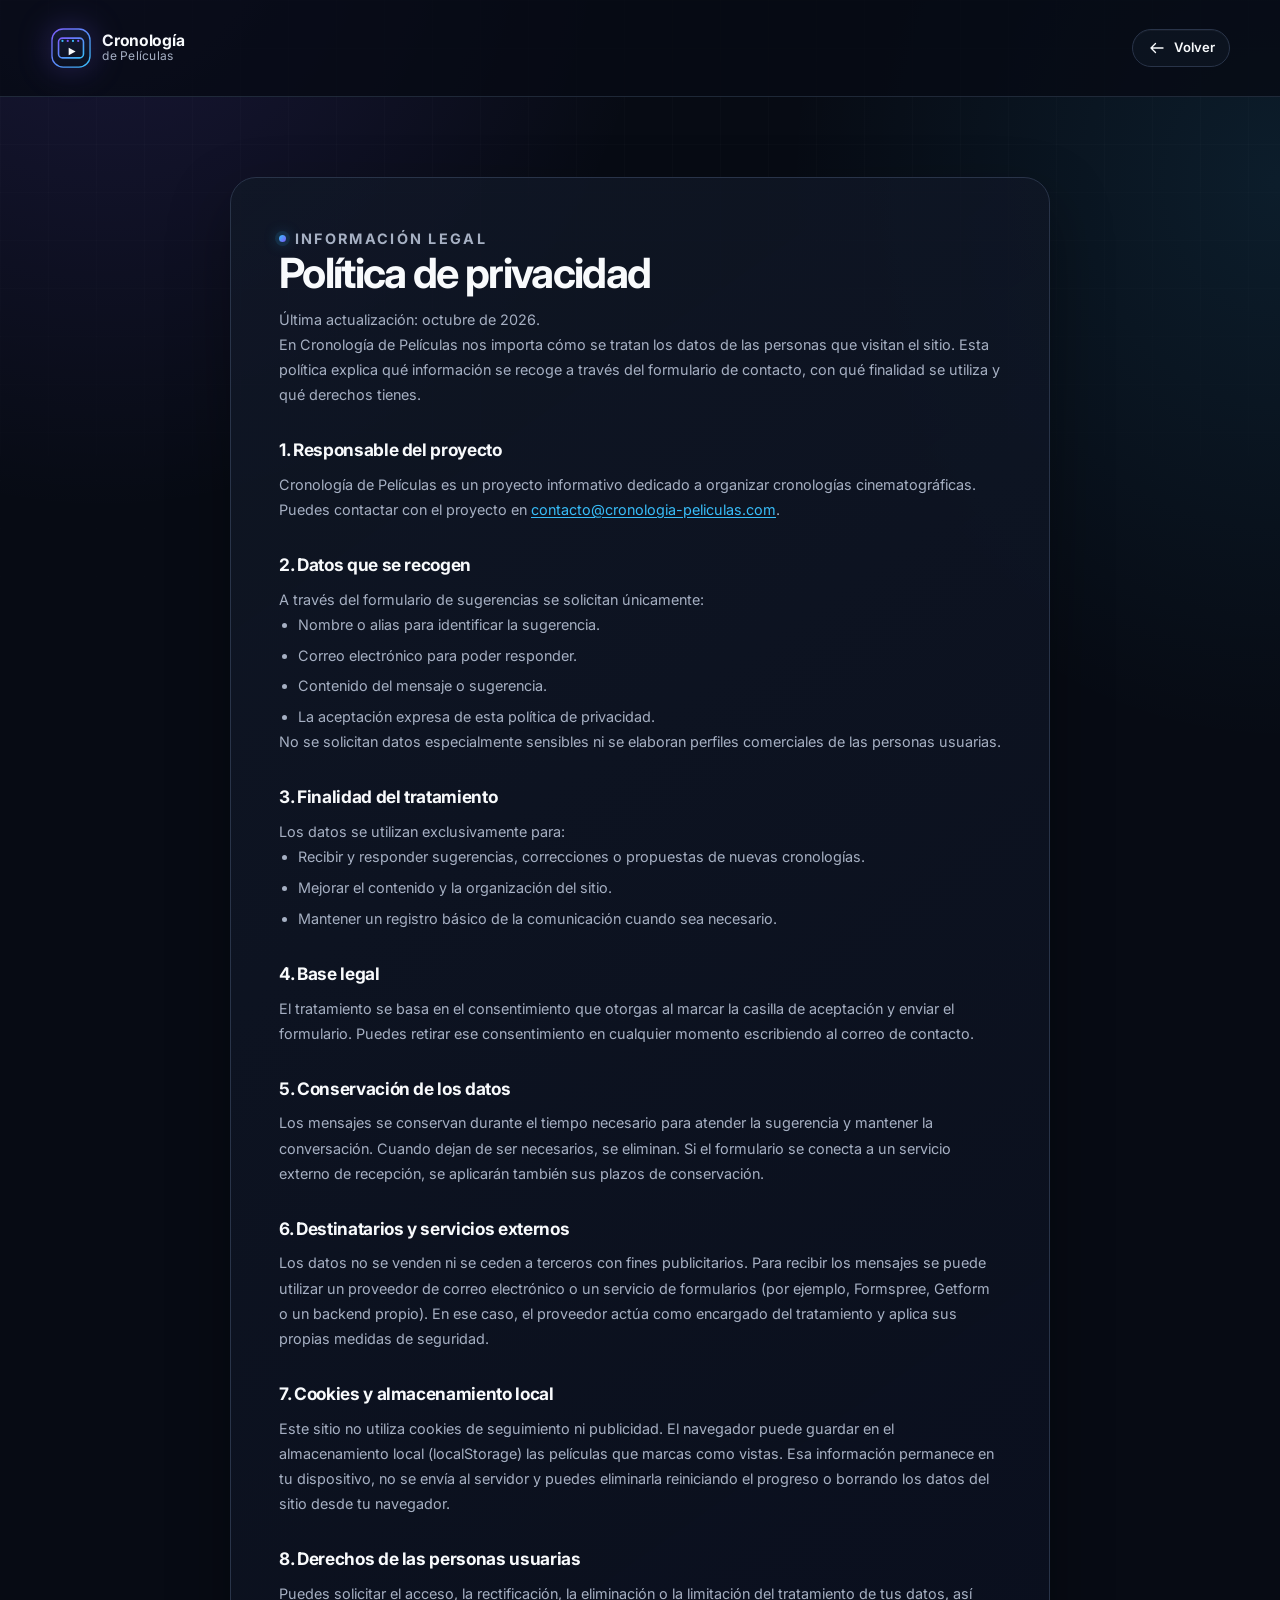
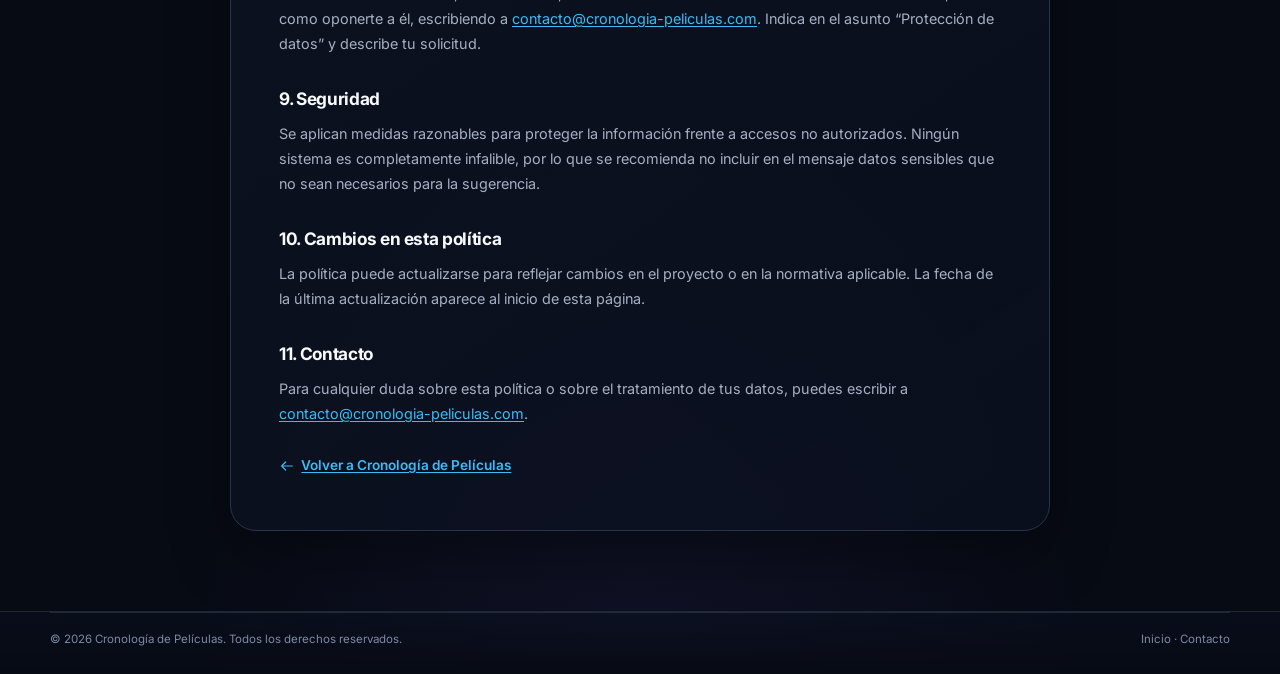
<file: privacidad.html>
<!DOCTYPE html>
<html lang="es">
<head>
    <meta charset="UTF-8">
    <meta name="viewport" content="width=device-width, initial-scale=1.0">
    <meta name="description" content="Política de privacidad de Cronología de Películas: qué datos recopila el formulario de contacto y cómo se utilizan.">
    <meta name="theme-color" content="#070B14">
    <meta name="color-scheme" content="dark">
    <title>Política de privacidad | Cronología de Películas</title>
    <link rel="icon" type="image/svg+xml" href="assets/icons/logo.svg">
    <link rel="preconnect" href="https://fonts.googleapis.com">
    <link rel="preconnect" href="https://fonts.gstatic.com" crossorigin>
    <link href="https://fonts.googleapis.com/css2?family=Inter:wght@400;500;600;700;800&display=swap" rel="stylesheet">
    <link rel="stylesheet" href="css/style.css">
    <link rel="stylesheet" href="css/animations.css">
    <link rel="stylesheet" href="css/responsive.css">
</head>
<body>
    <a class="skip-link" href="#contenido">Saltar al contenido principal</a>

    <header class="legal-header">
        <div class="container header-inner">
            <a class="brand" href="index.html" aria-label="Cronología de Películas, volver al inicio">
                <img class="brand-logo" src="assets/icons/logo.svg" alt="" width="44" height="44">
                <span class="brand-name">
                    <strong>Cronología</strong>
                    <span>de Películas</span>
                </span>
            </a>
            <a class="btn btn--ghost btn--sm" href="index.html" aria-label="Volver a Cronología de Películas">
                <svg class="icon" aria-hidden="true" viewBox="0 0 24 24" fill="none" stroke="currentColor" stroke-width="1.8" stroke-linecap="round" stroke-linejoin="round">
                    <path d="M20 12H4M10 6l-6 6 6 6"/>
                </svg>
                Volver
            </a>
        </div>
    </header>

    <main class="legal-main" id="contenido" tabindex="-1">
        <div class="container">
            <article class="legal-card">
                <p class="eyebrow">
                    <span class="eyebrow-dot" aria-hidden="true"></span>
                    Información legal
                </p>
                <h1>Política de privacidad</h1>
                <p class="legal-updated">Última actualización: octubre de 2026.</p>

                <p>
                    En Cronología de Películas nos importa cómo se tratan los datos de las personas que
                    visitan el sitio. Esta política explica qué información se recoge a través del
                    formulario de contacto, con qué finalidad se utiliza y qué derechos tienes.
                </p>

                <h2>1. Responsable del proyecto</h2>
                <p>
                    Cronología de Películas es un proyecto informativo dedicado a organizar cronologías
                    cinematográficas. Puedes contactar con el proyecto en
                    <a href="mailto:contacto@cronologia-peliculas.com">contacto@cronologia-peliculas.com</a>.
                </p>

                <h2>2. Datos que se recogen</h2>
                <p>A través del formulario de sugerencias se solicitan únicamente:</p>
                <ul>
                    <li>Nombre o alias para identificar la sugerencia.</li>
                    <li>Correo electrónico para poder responder.</li>
                    <li>Contenido del mensaje o sugerencia.</li>
                    <li>La aceptación expresa de esta política de privacidad.</li>
                </ul>
                <p>
                    No se solicitan datos especialmente sensibles ni se elaboran perfiles comerciales
                    de las personas usuarias.
                </p>

                <h2>3. Finalidad del tratamiento</h2>
                <p>Los datos se utilizan exclusivamente para:</p>
                <ul>
                    <li>Recibir y responder sugerencias, correcciones o propuestas de nuevas cronologías.</li>
                    <li>Mejorar el contenido y la organización del sitio.</li>
                    <li>Mantener un registro básico de la comunicación cuando sea necesario.</li>
                </ul>

                <h2>4. Base legal</h2>
                <p>
                    El tratamiento se basa en el consentimiento que otorgas al marcar la casilla de
                    aceptación y enviar el formulario. Puedes retirar ese consentimiento en cualquier
                    momento escribiendo al correo de contacto.
                </p>

                <h2>5. Conservación de los datos</h2>
                <p>
                    Los mensajes se conservan durante el tiempo necesario para atender la sugerencia y
                    mantener la conversación. Cuando dejan de ser necesarios, se eliminan. Si el
                    formulario se conecta a un servicio externo de recepción, se aplicarán también sus
                    plazos de conservación.
                </p>

                <h2>6. Destinatarios y servicios externos</h2>
                <p>
                    Los datos no se venden ni se ceden a terceros con fines publicitarios. Para recibir
                    los mensajes se puede utilizar un proveedor de correo electrónico o un servicio de
                    formularios (por ejemplo, Formspree, Getform o un backend propio). En ese caso, el
                    proveedor actúa como encargado del tratamiento y aplica sus propias medidas de
                    seguridad.
                </p>

                <h2>7. Cookies y almacenamiento local</h2>
                <p>
                    Este sitio no utiliza cookies de seguimiento ni publicidad. El navegador puede
                    guardar en el almacenamiento local (localStorage) las películas que marcas como
                    vistas. Esa información permanece en tu dispositivo, no se envía al servidor y puedes
                    eliminarla reiniciando el progreso o borrando los datos del sitio desde tu navegador.
                </p>

                <h2>8. Derechos de las personas usuarias</h2>
                <p>
                    Puedes solicitar el acceso, la rectificación, la eliminación o la limitación del
                    tratamiento de tus datos, así como oponerte a él, escribiendo a
                    <a href="mailto:contacto@cronologia-peliculas.com">contacto@cronologia-peliculas.com</a>.
                    Indica en el asunto “Protección de datos” y describe tu solicitud.
                </p>

                <h2>9. Seguridad</h2>
                <p>
                    Se aplican medidas razonables para proteger la información frente a accesos no
                    autorizados. Ningún sistema es completamente infalible, por lo que se recomienda no
                    incluir en el mensaje datos sensibles que no sean necesarios para la sugerencia.
                </p>

                <h2>10. Cambios en esta política</h2>
                <p>
                    La política puede actualizarse para reflejar cambios en el proyecto o en la
                    normativa aplicable. La fecha de la última actualización aparece al inicio de esta
                    página.
                </p>

                <h2>11. Contacto</h2>
                <p>
                    Para cualquier duda sobre esta política o sobre el tratamiento de tus datos, puedes
                    escribir a <a href="mailto:contacto@cronologia-peliculas.com">contacto@cronologia-peliculas.com</a>.
                </p>

                <a class="legal-back" href="index.html">
                    <svg class="icon" aria-hidden="true" viewBox="0 0 24 24" fill="none" stroke="currentColor" stroke-width="1.8" stroke-linecap="round" stroke-linejoin="round">
                        <path d="M20 12H4M10 6l-6 6 6 6"/>
                    </svg>
                    Volver a Cronología de Películas
                </a>
            </article>
        </div>
    </main>

    <footer class="site-footer">
        <div class="container footer-bottom">
            <p>© 2026 Cronología de Películas. Todos los derechos reservados.</p>
            <p><a href="index.html">Inicio</a> · <a href="index.html#contacto">Contacto</a></p>
        </div>
    </footer>
</body>
</html>
</file>
<file: css/style.css>
/* =========================================================
   Cronología de Películas — estilos generales
   Paleta, tipografía, layout, componentes y utilidades.
   ========================================================= */

:root {
    /* Color */
    --bg: #070B14;
    --bg-elevated: #0B1020;
    --surface: #111827;
    --surface-soft: rgba(17, 24, 39, .72);
    --surface-strong: rgba(17, 24, 39, .94);
    --border: #293449;
    --border-soft: rgba(51, 65, 85, .55);
    --text: #F8FAFC;
    --muted: #A6B0C3;
    --muted-2: #7C8AA5;
    --brand: #7C5CFC;
    --brand-strong: #6A46F5;
    --brand-soft: rgba(124, 92, 252, .15);
    --accent: #38BDF8;
    --accent-soft: rgba(56, 189, 248, .12);
    --success: #34D399;
    --danger: #FB7185;

    /* Forma y profundidad */
    --radius-sm: 12px;
    --radius: 18px;
    --radius-lg: 26px;
    --radius-xl: 34px;
    --shadow-sm: 0 10px 30px rgba(0, 0, 0, .22);
    --shadow: 0 24px 60px rgba(0, 0, 0, .35);
    --shadow-lg: 0 40px 100px rgba(0, 0, 0, .55);

    /* Medidas */
    --header-h: 74px;
    --container: 1180px;
    --font: "Inter", "Roboto", system-ui, -apple-system, "Segoe UI", sans-serif;
    --ease: 220ms cubic-bezier(.2, .7, .3, 1);
}

/* Reset y base --------------------------------------------------------- */
*,
*::before,
*::after {
    box-sizing: border-box;
}

html {
    scroll-behavior: smooth;
    scroll-padding-top: calc(var(--header-h) + 24px);
    -webkit-text-size-adjust: 100%;
}

body {
    margin: 0;
    min-height: 100vh;
    overflow-x: hidden;
    color: var(--text);
    background:
        radial-gradient(ellipse 80% 50% at 8% -5%, rgba(124, 92, 252, .16), transparent 55%),
        radial-gradient(ellipse 70% 45% at 100% 8%, rgba(56, 189, 248, .10), transparent 55%),
        radial-gradient(ellipse 60% 50% at 50% 105%, rgba(124, 92, 252, .09), transparent 60%),
        var(--bg);
    font-family: var(--font);
    font-size: 16px;
    line-height: 1.6;
    -webkit-font-smoothing: antialiased;
    text-rendering: optimizeLegibility;
}

body::before {
    content: "";
    position: fixed;
    inset: 0;
    z-index: -1;
    pointer-events: none;
    background-image:
        linear-gradient(rgba(255, 255, 255, .018) 1px, transparent 1px),
        linear-gradient(90deg, rgba(255, 255, 255, .018) 1px, transparent 1px);
    background-size: 48px 48px;
    -webkit-mask-image: linear-gradient(to bottom, #000 0%, rgba(0, 0, 0, .35) 45%, transparent 85%);
    mask-image: linear-gradient(to bottom, #000 0%, rgba(0, 0, 0, .35) 45%, transparent 85%);
}

body.no-scroll {
    overflow: hidden;
}

img {
    display: block;
    max-width: 100%;
}

svg {
    display: block;
}

button,
input,
textarea {
    font: inherit;
}

button {
    cursor: pointer;
}

a {
    color: inherit;
    text-decoration: none;
}

ul,
ol {
    margin: 0;
    padding: 0;
    list-style: none;
}

h1,
h2,
h3,
p,
dl,
dd {
    margin: 0;
}

[hidden] {
    display: none !important;
}

::selection {
    color: #fff;
    background: rgba(124, 92, 252, .45);
}

:focus-visible {
    outline: 2px solid var(--accent);
    outline-offset: 3px;
    border-radius: 4px;
}

main:focus,
.hero:focus,
.section:focus {
    outline: none;
}

/* Utilidades ----------------------------------------------------------- */
.container {
    width: min(var(--container), calc(100% - 40px));
    margin-inline: auto;
}

.icon {
    width: 1.25em;
    height: 1.25em;
    flex: none;
    fill: none;
    stroke: currentColor;
    stroke-width: 1.8;
    stroke-linecap: round;
    stroke-linejoin: round;
}

.svg-sprite {
    position: absolute;
    width: 0;
    height: 0;
    overflow: hidden;
}

.visually-hidden {
    position: absolute;
    width: 1px;
    height: 1px;
    padding: 0;
    margin: -1px;
    overflow: hidden;
    clip: rect(0 0 0 0);
    clip-path: inset(50%);
    white-space: nowrap;
    border: 0;
}

.skip-link {
    position: fixed;
    top: .8rem;
    left: .8rem;
    z-index: 500;
    padding: .7rem 1rem;
    border: 1px solid var(--accent);
    border-radius: 10px;
    color: #04121A;
    background: var(--accent);
    font-size: .85rem;
    font-weight: 700;
    transform: translateY(-160%);
    transition: transform var(--ease);
}

.skip-link:focus {
    transform: translateY(0);
}

/* Tipografía ----------------------------------------------------------- */
.eyebrow {
    display: flex;
    align-items: center;
    gap: .55rem;
    color: var(--accent);
    font-size: .72rem;
    font-weight: 700;
    letter-spacing: .16em;
    text-transform: uppercase;
}

.eyebrow-dot {
    width: 7px;
    height: 7px;
    flex: none;
    border-radius: 50%;
    background: linear-gradient(135deg, var(--accent), var(--brand));
    box-shadow: 0 0 0 4px rgba(56, 189, 248, .1), 0 0 14px rgba(56, 189, 248, .6);
}

.section-title {
    font-size: clamp(1.9rem, 5vw, 3rem);
    font-weight: 800;
    line-height: 1.08;
    letter-spacing: -.035em;
    text-wrap: balance;
}

.section-lead {
    max-width: 66ch;
    margin-top: 1rem;
    color: var(--muted);
    font-size: clamp(.95rem, 1.4vw, 1.05rem);
    line-height: 1.75;
}

.text-gradient {
    background: linear-gradient(100deg, #F8FAFC 0%, #B9A8FF 35%, var(--accent) 75%, #F8FAFC 100%);
    background-size: 220% auto;
    -webkit-background-clip: text;
    background-clip: text;
    color: transparent;
}

/* Botones -------------------------------------------------------------- */
.btn {
    display: inline-flex;
    align-items: center;
    justify-content: center;
    gap: .5rem;
    min-height: 44px;
    padding: .72rem 1.25rem;
    border: 1px solid transparent;
    border-radius: 999px;
    font-size: .92rem;
    font-weight: 600;
    line-height: 1.2;
    white-space: nowrap;
    transition: transform var(--ease), border-color var(--ease), background var(--ease), box-shadow var(--ease), color var(--ease);
}

.btn .icon {
    width: 18px;
    height: 18px;
}

.btn--primary {
    color: #fff;
    border-color: rgba(255, 255, 255, .12);
    background: linear-gradient(135deg, var(--brand), #6242F0 70%, #5133E8);
    box-shadow: 0 12px 32px rgba(124, 92, 252, .28), inset 0 1px rgba(255, 255, 255, .22);
}

.btn--primary:hover {
    transform: translateY(-2px);
    background: linear-gradient(135deg, #8A6DFF, #7050FA 70%, #5A3CF0);
    box-shadow: 0 18px 44px rgba(124, 92, 252, .36), inset 0 1px rgba(255, 255, 255, .25);
}

.btn--ghost {
    color: var(--text);
    border-color: var(--border);
    background: rgba(17, 24, 39, .55);
    box-shadow: inset 0 1px rgba(255, 255, 255, .04);
}

.btn--ghost:hover {
    transform: translateY(-2px);
    border-color: rgba(56, 189, 248, .45);
    background: rgba(56, 189, 248, .08);
    color: #fff;
}

.btn--sm {
    min-height: 38px;
    padding: .5rem .9rem;
    font-size: .82rem;
}

.btn--block {
    width: 100%;
}

.btn:disabled,
.btn.is-loading {
    opacity: .72;
    cursor: wait;
    transform: none;
}

.btn.is-loading .icon {
    display: none;
}

.btn.is-loading::after {
    content: "";
    width: 16px;
    height: 16px;
    border: 2px solid rgba(255, 255, 255, .35);
    border-top-color: #fff;
    border-radius: 50%;
    animation: spin .8s linear infinite;
}

.text-btn {
    padding: 0;
    border: 0;
    background: none;
    color: var(--accent);
    font-size: .82rem;
    text-decoration: underline;
    text-underline-offset: 3px;
}

.text-btn:hover {
    color: #fff;
}

/* Encabezado ----------------------------------------------------------- */
.site-header {
    position: sticky;
    top: 0;
    z-index: 100;
    border-bottom: 1px solid transparent;
    background: rgba(7, 11, 20, .66);
    backdrop-filter: blur(18px);
    -webkit-backdrop-filter: blur(18px);
    transition: background var(--ease), border-color var(--ease), box-shadow var(--ease);
}

.site-header.is-scrolled {
    border-bottom-color: var(--border-soft);
    background: rgba(7, 11, 20, .9);
    box-shadow: 0 16px 44px rgba(0, 0, 0, .32);
}

.header-inner {
    position: relative;
    display: flex;
    align-items: center;
    justify-content: space-between;
    gap: 1rem;
    min-height: var(--header-h);
}

.brand {
    display: inline-flex;
    align-items: center;
    gap: .65rem;
    min-width: 0;
}

.brand-logo {
    width: 42px;
    height: 42px;
    filter: drop-shadow(0 0 16px rgba(124, 92, 252, .28));
}

.brand-name {
    display: flex;
    flex-direction: column;
    line-height: 1.05;
    letter-spacing: -.02em;
}

.brand-name strong {
    font-size: .98rem;
    font-weight: 700;
}

.brand-name span {
    color: var(--muted);
    font-size: .75rem;
    letter-spacing: .02em;
}

.nav-toggle {
    display: inline-flex;
    align-items: center;
    justify-content: center;
    width: 44px;
    height: 44px;
    padding: 0;
    border: 1px solid var(--border);
    border-radius: 13px;
    color: var(--text);
    background: rgba(17, 24, 39, .6);
}

.nav-toggle:hover {
    border-color: rgba(56, 189, 248, .4);
}

.nav-toggle-box {
    display: flex;
    flex-direction: column;
    gap: 4px;
    width: 18px;
}

.nav-toggle-box span {
    display: block;
    height: 2px;
    border-radius: 999px;
    background: currentColor;
    transition: transform var(--ease), opacity var(--ease);
}

.nav-toggle[aria-expanded="true"] .nav-toggle-box span:nth-child(1) {
    transform: translateY(6px) rotate(45deg);
}

.nav-toggle[aria-expanded="true"] .nav-toggle-box span:nth-child(2) {
    opacity: 0;
}

.nav-toggle[aria-expanded="true"] .nav-toggle-box span:nth-child(3) {
    transform: translateY(-6px) rotate(-45deg);
}

.main-nav {
    position: absolute;
    top: calc(100% + 8px);
    left: 0;
    right: 0;
    display: flex;
    flex-direction: column;
    gap: .45rem;
    padding: .8rem;
    border: 1px solid var(--border);
    border-radius: 20px;
    background: var(--surface-strong);
    box-shadow: var(--shadow);
    opacity: 0;
    visibility: hidden;
    transform: translateY(-8px);
    transition: opacity var(--ease), transform var(--ease), visibility var(--ease);
}

.main-nav.is-open {
    opacity: 1;
    visibility: visible;
    transform: translateY(0);
}

.nav-list {
    display: flex;
    flex-direction: column;
    gap: .15rem;
}

.nav-link {
    display: block;
    padding: .65rem .75rem;
    border-radius: 11px;
    color: var(--muted);
    font-size: .92rem;
    font-weight: 500;
    transition: color var(--ease), background var(--ease);
}

.nav-link:hover,
.nav-link:focus-visible {
    color: var(--text);
    background: rgba(255, 255, 255, .05);
}

.nav-link.is-active {
    color: #fff;
    background: rgba(124, 92, 252, .15);
}

.nav-cta {
    margin-top: .2rem;
}

/* Hero ----------------------------------------------------------------- */
.hero {
    position: relative;
    isolation: isolate;
    overflow: hidden;
    padding: clamp(3rem, 8vw, 5.5rem) 0 clamp(3.5rem, 9vw, 7rem);
}

.hero-ambient {
    position: absolute;
    inset: 0;
    z-index: -1;
    pointer-events: none;
    background:
        radial-gradient(circle at 18% 28%, rgba(124, 92, 252, .18), transparent 34%),
        radial-gradient(circle at 82% 18%, rgba(56, 189, 248, .11), transparent 32%),
        radial-gradient(circle at 55% 88%, rgba(124, 92, 252, .08), transparent 36%);
}

.hero-inner {
    display: grid;
    gap: 2.5rem;
    align-items: center;
}

.hero-copy {
    max-width: 680px;
}

.hero-title {
    margin: 1rem 0 1.15rem;
    font-size: clamp(2.55rem, 8vw, 5rem);
    font-weight: 800;
    line-height: .98;
    letter-spacing: -.055em;
    text-wrap: balance;
}

.hero-subtitle {
    max-width: 58ch;
    color: var(--muted);
    font-size: clamp(1rem, 1.6vw, 1.12rem);
    line-height: 1.75;
}

.hero-actions {
    display: flex;
    flex-wrap: wrap;
    gap: .7rem;
    margin-top: 1.8rem;
}

.hero-stats {
    display: flex;
    flex-wrap: wrap;
    gap: 1.4rem 2rem;
    margin-top: 2.4rem;
    padding-top: 1.5rem;
    border-top: 1px solid var(--border-soft);
}

.hero-stats div {
    display: flex;
    flex-direction: column;
    gap: .1rem;
}

.hero-stats dt {
    color: var(--muted-2);
    font-size: .68rem;
    font-weight: 600;
    letter-spacing: .12em;
    text-transform: uppercase;
}

.hero-stats dd {
    font-size: 1.35rem;
    font-weight: 700;
    letter-spacing: -.02em;
}

/* Composición de pósteres */
.hero-visual {
    position: relative;
    display: flex;
    align-items: center;
    justify-content: center;
    min-height: 390px;
}

.hero-halo {
    position: absolute;
    width: min(520px, 100%);
    aspect-ratio: 1;
    border-radius: 50%;
    background: radial-gradient(circle, rgba(124, 92, 252, .34), rgba(56, 189, 248, .12) 45%, transparent 70%);
    filter: blur(28px);
}

.hero-ring {
    position: absolute;
    border: 1px solid rgba(124, 92, 252, .2);
    border-radius: 50%;
    pointer-events: none;
}

.hero-ring--one {
    width: 78%;
    aspect-ratio: 1;
    transform: rotate(-14deg) scaleY(.55);
}

.hero-ring--two {
    width: 96%;
    aspect-ratio: 1;
    border-color: rgba(56, 189, 248, .12);
    transform: rotate(18deg) scaleY(.5);
}

.poster-stack {
    position: relative;
    width: min(430px, 100%);
    height: 400px;
}

.stack-poster {
    position: absolute;
    width: 158px;
    aspect-ratio: 2 / 3;
    margin: 0;
    overflow: hidden;
    border: 1px solid rgba(255, 255, 255, .14);
    border-radius: 16px;
    background: var(--bg-elevated);
    box-shadow: 0 30px 60px rgba(0, 0, 0, .55);
}

.stack-poster img {
    width: 100%;
    height: 100%;
    object-fit: cover;
}

.stack-poster--front {
    top: 50%;
    left: 50%;
    z-index: 5;
    width: 186px;
    transform: translate(-50%, -50%) rotate(-2deg);
}

.stack-poster--mid {
    top: 52%;
    left: 9%;
    z-index: 3;
    width: 154px;
    transform: translateY(-50%) rotate(-12deg);
}

.stack-poster--right {
    top: 50%;
    right: 6%;
    z-index: 4;
    width: 154px;
    transform: translateY(-50%) rotate(10deg);
}

.stack-poster--back {
    top: 47%;
    left: 50%;
    z-index: 2;
    opacity: .72;
    transform: translate(-50%, -50%) rotate(7deg) scale(.92);
}

.stack-poster--far {
    top: 46%;
    left: 50%;
    z-index: 1;
    opacity: .4;
    transform: translate(-50%, -50%) rotate(-9deg) scale(.84);
}

.floating-chip,
.floating-card {
    position: absolute;
    z-index: 8;
    display: flex;
    align-items: center;
    gap: .55rem;
    border: 1px solid var(--border);
    background: rgba(11, 16, 32, .82);
    box-shadow: var(--shadow-sm);
    backdrop-filter: blur(14px);
    -webkit-backdrop-filter: blur(14px);
}

.floating-chip {
    top: 5%;
    left: 0;
    padding: .5rem .8rem;
    border-radius: 999px;
    color: var(--muted);
    font-size: .72rem;
    font-weight: 500;
}

.floating-card {
    right: 0;
    bottom: 5%;
    padding: .65rem .85rem;
    border-radius: 16px;
}

.floating-card-icon {
    display: grid;
    place-items: center;
    width: 38px;
    height: 38px;
    border-radius: 11px;
    color: var(--accent);
    background: linear-gradient(135deg, rgba(124, 92, 252, .24), rgba(56, 189, 248, .12));
}

.floating-card-icon .icon {
    width: 19px;
    height: 19px;
}

.floating-card-text {
    display: flex;
    flex-direction: column;
    line-height: 1.15;
}

.floating-card-text strong {
    font-size: 1.02rem;
    letter-spacing: -.02em;
}

.floating-card-text span {
    color: var(--muted);
    font-size: .68rem;
}

.pulse-dot {
    width: 8px;
    height: 8px;
    flex: none;
    border-radius: 50%;
    background: var(--accent);
    box-shadow: 0 0 0 4px rgba(56, 189, 248, .13), 0 0 14px rgba(56, 189, 248, .65);
}

/* Secciones ------------------------------------------------------------ */
.section {
    position: relative;
    padding: clamp(3.8rem, 8vw, 6.5rem) 0;
}

.section--timeline {
    background: linear-gradient(180deg, transparent, rgba(11, 16, 32, .58) 10%, rgba(11, 16, 32, .58) 90%, transparent);
}

.section--upcoming {
    background: radial-gradient(ellipse at 50% 0%, rgba(124, 92, 252, .1), transparent 58%);
}

.section--contact {
    background: radial-gradient(ellipse at 100% 50%, rgba(124, 92, 252, .08), transparent 55%);
}

.section-heading {
    margin-bottom: 2.2rem;
}

.section-heading--split {
    display: grid;
    gap: 1.4rem;
}

.section-heading-copy {
    max-width: 740px;
}

.section-heading--center {
    max-width: 780px;
    margin-inline: auto;
    text-align: center;
}

.section-heading--center .eyebrow {
    justify-content: center;
}

.section-heading--center .section-lead {
    margin-inline: auto;
}

/* Progreso ------------------------------------------------------------- */
.progress-card {
    padding: 1rem 1.1rem;
    border: 1px solid var(--border);
    border-radius: 20px;
    background: linear-gradient(145deg, rgba(17, 24, 39, .84), rgba(11, 16, 32, .68));
    box-shadow: var(--shadow-sm);
    backdrop-filter: blur(14px);
    -webkit-backdrop-filter: blur(14px);
}

.progress-card-top {
    display: flex;
    align-items: center;
    gap: .7rem;
}

.progress-icon {
    display: grid;
    place-items: center;
    width: 40px;
    height: 40px;
    flex: none;
    border-radius: 12px;
    color: var(--accent);
    background: var(--accent-soft);
}

.progress-icon .icon {
    width: 20px;
    height: 20px;
}

.progress-copy p {
    color: var(--muted-2);
    font-size: .68rem;
    font-weight: 600;
    letter-spacing: .12em;
    text-transform: uppercase;
}

.progress-copy strong {
    font-size: 1.1rem;
    letter-spacing: -.02em;
}

.progress-reset {
    margin-left: auto;
    padding: .25rem;
    border: 0;
    background: none;
    color: var(--muted-2);
    font-size: .72rem;
    text-decoration: underline;
    text-underline-offset: 3px;
}

.progress-reset:hover {
    color: var(--danger);
}

.progress-track {
    height: 7px;
    margin-top: .9rem;
    overflow: hidden;
    border-radius: 999px;
    background: rgba(51, 65, 85, .5);
}

.progress-fill {
    display: block;
    width: 0;
    height: 100%;
    border-radius: inherit;
    background: linear-gradient(90deg, var(--brand), var(--accent));
    box-shadow: 0 0 14px rgba(56, 189, 248, .5);
    transition: width .55s cubic-bezier(.2, .7, .3, 1);
}

.progress-hint {
    margin-top: .45rem;
    color: var(--muted-2);
    font-size: .72rem;
}

/* Barra de herramientas ------------------------------------------------ */
.timeline-toolbar {
    display: grid;
    gap: .9rem;
    padding: .9rem;
    border: 1px solid var(--border);
    border-radius: 22px;
    background: rgba(11, 16, 32, .62);
    box-shadow: var(--shadow-sm);
    backdrop-filter: blur(14px);
    -webkit-backdrop-filter: blur(14px);
}

.search-field {
    position: relative;
}

.search-field input {
    width: 100%;
    min-height: 46px;
    padding: .8rem 2.9rem .8rem 2.7rem;
    border: 1px solid var(--border);
    border-radius: 14px;
    color: var(--text);
    background: rgba(7, 11, 20, .62);
    font-size: .9rem;
    transition: border-color var(--ease), box-shadow var(--ease), background var(--ease);
}

.search-field input::placeholder {
    color: var(--muted-2);
}

.search-field input:focus {
    outline: none;
    border-color: rgba(56, 189, 248, .55);
    background: rgba(7, 11, 20, .82);
    box-shadow: 0 0 0 4px rgba(56, 189, 248, .08);
}

.search-icon {
    position: absolute;
    top: 50%;
    left: .9rem;
    width: 18px;
    height: 18px;
    color: var(--muted-2);
    transform: translateY(-50%);
    pointer-events: none;
}

.search-clear {
    position: absolute;
    top: 50%;
    right: .45rem;
    display: grid;
    place-items: center;
    width: 32px;
    height: 32px;
    border: 0;
    border-radius: 50%;
    color: var(--muted);
    background: rgba(255, 255, 255, .06);
    transform: translateY(-50%);
}

.search-clear:hover {
    color: var(--text);
    background: rgba(255, 255, 255, .12);
}

.search-clear .icon {
    width: 15px;
    height: 15px;
}

.toolbar-controls {
    display: flex;
    flex-wrap: wrap;
    align-items: center;
    justify-content: space-between;
    gap: .7rem;
}

.filter-chips {
    display: flex;
    flex-wrap: wrap;
    gap: .35rem;
}

.chip {
    display: inline-flex;
    align-items: center;
    gap: .35rem;
    padding: .45rem .75rem;
    border: 1px solid var(--border);
    border-radius: 999px;
    color: var(--muted);
    background: transparent;
    font-size: .8rem;
    font-weight: 500;
    transition: color var(--ease), border-color var(--ease), background var(--ease), box-shadow var(--ease);
}

.chip:hover {
    color: var(--text);
    border-color: rgba(124, 92, 252, .4);
}

.chip.is-active {
    color: #fff;
    border-color: rgba(124, 92, 252, .55);
    background: rgba(124, 92, 252, .18);
    box-shadow: 0 0 20px rgba(124, 92, 252, .12);
}

.chip-count {
    padding: .05rem .32rem;
    border-radius: 999px;
    color: var(--text);
    background: rgba(255, 255, 255, .08);
    font-size: .66rem;
    font-weight: 600;
}

.sort-toggle {
    display: flex;
    align-items: center;
    gap: .2rem;
    padding: .22rem;
    border: 1px solid var(--border);
    border-radius: 999px;
    background: rgba(7, 11, 20, .42);
}

.sort-label {
    padding: 0 .45rem;
    color: var(--muted-2);
    font-size: .65rem;
    font-weight: 600;
    letter-spacing: .1em;
    text-transform: uppercase;
}

.sort-btn {
    padding: .38rem .65rem;
    border: 0;
    border-radius: 999px;
    color: var(--muted);
    background: transparent;
    font-size: .75rem;
    font-weight: 500;
    transition: color var(--ease), background var(--ease);
}

.sort-btn:hover {
    color: var(--text);
}

.sort-btn.is-active {
    color: var(--text);
    background: rgba(56, 189, 248, .14);
    box-shadow: inset 0 0 0 1px rgba(56, 189, 248, .18);
}

.results-bar {
    display: flex;
    align-items: center;
    justify-content: space-between;
    gap: 1rem;
    margin: 1.1rem 0 1.5rem;
}

.results-summary {
    color: var(--muted-2);
    font-size: .82rem;
}

/* Estado vacío --------------------------------------------------------- */
.empty-state {
    padding: 2.5rem 1.2rem;
    margin-bottom: 1.5rem;
    border: 1px dashed var(--border);
    border-radius: 24px;
    background: rgba(11, 16, 32, .45);
    text-align: center;
}

.empty-icon {
    display: grid;
    place-items: center;
    width: 52px;
    height: 52px;
    margin: 0 auto .8rem;
    border-radius: 16px;
    color: var(--accent);
    background: var(--accent-soft);
}

.empty-icon .icon {
    width: 24px;
    height: 24px;
}

.empty-state h3 {
    font-size: 1.15rem;
    letter-spacing: -.02em;
}

.empty-state p {
    margin: .3rem 0 1.1rem;
    color: var(--muted);
    font-size: .9rem;
}

/* Línea de tiempo ------------------------------------------------------ */
.timeline {
    position: relative;
    display: flex;
    flex-direction: column;
    gap: 1rem;
    padding-left: 34px;
}

.timeline::before {
    content: "";
    position: absolute;
    top: 0;
    bottom: 0;
    left: 11px;
    width: 2px;
    border-radius: 999px;
    background: linear-gradient(180deg, rgba(124, 92, 252, .8), rgba(56, 189, 248, .55) 45%, rgba(124, 92, 252, .16));
    box-shadow: 0 0 18px rgba(56, 189, 248, .22);
}

.timeline-item {
    position: relative;
}

.timeline-item::before {
    content: "";
    position: absolute;
    top: 32px;
    left: -28px;
    z-index: 2;
    width: 12px;
    height: 12px;
    border: 2px solid var(--accent);
    border-radius: 50%;
    background: var(--bg);
    box-shadow: 0 0 0 4px rgba(56, 189, 248, .1), 0 0 14px rgba(56, 189, 248, .6);
}

/* Tarjeta de película -------------------------------------------------- */
.movie-card {
    position: relative;
    display: grid;
    grid-template-columns: 104px minmax(0, 1fr);
    overflow: hidden;
    border: 1px solid var(--border);
    border-radius: 20px;
    background: linear-gradient(145deg, rgba(17, 24, 39, .86), rgba(11, 16, 32, .76));
    box-shadow: 0 14px 40px rgba(0, 0, 0, .28), inset 0 1px rgba(255, 255, 255, .04);
    transition: transform var(--ease), border-color var(--ease), box-shadow var(--ease);
}

.movie-card:hover {
    transform: translateY(-4px);
    border-color: rgba(124, 92, 252, .4);
    box-shadow: 0 22px 52px rgba(0, 0, 0, .38), 0 0 32px rgba(124, 92, 252, .08);
}

.movie-card.is-watched {
    border-color: rgba(56, 189, 248, .32);
}

.movie-poster {
    position: relative;
    display: block;
    width: 100%;
    height: 100%;
    min-height: 156px;
    padding: 0;
    overflow: hidden;
    border: 0;
    background: var(--bg-elevated);
    cursor: zoom-in;
}

.movie-poster img {
    width: 100%;
    height: 100%;
    object-fit: cover;
    transition: transform .5s cubic-bezier(.2, .7, .3, 1);
}

.movie-poster:hover img {
    transform: scale(1.05);
}

.movie-poster::after {
    content: "";
    position: absolute;
    inset: 0;
    background: linear-gradient(180deg, transparent 45%, rgba(7, 11, 20, .55));
    pointer-events: none;
}

.movie-content {
    display: flex;
    flex-direction: column;
    gap: .5rem;
    min-width: 0;
    padding: 1rem 1.05rem 1rem;
}

.movie-topline {
    display: flex;
    flex-wrap: wrap;
    align-items: center;
    gap: .5rem;
}

.movie-rank {
    display: inline-flex;
    padding: .18rem .5rem;
    border: 1px solid rgba(124, 92, 252, .3);
    border-radius: 999px;
    color: #D9D2FF;
    background: rgba(124, 92, 252, .16);
    font-size: .66rem;
    font-weight: 700;
    letter-spacing: .04em;
}

.movie-date {
    color: var(--muted-2);
    font-size: .72rem;
}

.movie-title {
    font-size: clamp(.98rem, 2vw, 1.12rem);
    font-weight: 700;
    line-height: 1.25;
    letter-spacing: -.02em;
}

.movie-facts {
    display: flex;
    flex-wrap: wrap;
    gap: .3rem .9rem;
    color: var(--muted);
    font-size: .74rem;
}

.movie-facts li {
    display: flex;
    align-items: center;
    gap: .3rem;
}

.movie-facts .icon {
    width: 14px;
    height: 14px;
    color: var(--accent);
}

.movie-actions {
    display: flex;
    flex-wrap: wrap;
    align-items: center;
    justify-content: space-between;
    gap: .4rem;
    margin-top: auto;
    padding-top: .35rem;
}

.watch-btn {
    display: inline-flex;
    align-items: center;
    gap: .3rem;
    padding: .38rem .58rem;
    border: 1px solid transparent;
    border-radius: 999px;
    color: var(--muted);
    background: transparent;
    font-size: .7rem;
    font-weight: 500;
    transition: color var(--ease), background var(--ease), border-color var(--ease);
}

.watch-btn .icon {
    width: 14px;
    height: 14px;
    opacity: .55;
}

.watch-btn:hover {
    color: var(--text);
    background: rgba(255, 255, 255, .05);
}

.movie-card.is-watched .watch-btn {
    color: var(--accent);
    border-color: rgba(56, 189, 248, .25);
    background: rgba(56, 189, 248, .1);
}

.movie-card.is-watched .watch-btn .icon {
    opacity: 1;
}

.details-btn {
    display: inline-flex;
    align-items: center;
    gap: .3rem;
    padding: .35rem 0;
    border: 0;
    color: var(--text);
    background: none;
    font-size: .72rem;
    font-weight: 600;
}

.details-btn .icon {
    width: 14px;
    height: 14px;
    transition: transform var(--ease);
}

.details-btn:hover .icon {
    transform: translateX(3px);
}

/* Póster de respaldo */
.poster-fallback {
    position: absolute;
    inset: 0;
    z-index: 1;
    display: none;
    flex-direction: column;
    align-items: center;
    justify-content: center;
    gap: .45rem;
    padding: .55rem;
    text-align: center;
    background:
        radial-gradient(circle at 28% 18%, rgba(124, 92, 252, .36), transparent 55%),
        radial-gradient(circle at 75% 82%, rgba(56, 189, 248, .22), transparent 52%),
        var(--bg-elevated);
}

.poster-fallback .icon {
    width: 26px;
    height: 26px;
    color: var(--accent);
}

.fallback-title {
    color: var(--text);
    font-size: .65rem;
    font-weight: 600;
    line-height: 1.3;
}

.movie-poster.is-missing img,
.dialog-poster.is-missing img {
    display: none;
}

.movie-poster.is-missing::after,
.dialog-poster.is-missing::after {
    display: none;
}

.movie-poster.is-missing .poster-fallback,
.dialog-poster.is-missing .poster-fallback {
    display: flex;
}

.watched-flag {
    position: absolute;
    top: .4rem;
    left: .4rem;
    z-index: 3;
    display: none;
    align-items: center;
    gap: .18rem;
    padding: .18rem .42rem;
    border-radius: 999px;
    color: #04121A;
    background: rgba(56, 189, 248, .92);
    font-size: .58rem;
    font-weight: 800;
    letter-spacing: .04em;
    text-transform: uppercase;
}

.watched-flag .icon {
    width: 10px;
    height: 10px;
    stroke-width: 2.5;
}

.movie-card.is-watched .watched-flag {
    display: inline-flex;
}

/* Próximamente --------------------------------------------------------- */
.upcoming-panel {
    position: relative;
    overflow: hidden;
    padding: clamp(1.1rem, 4vw, 2.2rem);
    border: 1px solid var(--border);
    border-radius: 30px;
    background: linear-gradient(145deg, rgba(17, 24, 39, .82), rgba(11, 16, 32, .7));
    box-shadow: var(--shadow);
}

.upcoming-glow {
    position: absolute;
    top: -220px;
    right: -110px;
    width: 420px;
    height: 420px;
    border-radius: 50%;
    background: rgba(124, 92, 252, .3);
    filter: blur(95px);
    pointer-events: none;
}

.upcoming-cards {
    position: relative;
    display: grid;
    gap: .8rem;
}

.upcoming-card {
    display: flex;
    flex-direction: column;
    gap: .55rem;
    padding: 1.25rem;
    border: 1px solid var(--border);
    border-radius: 20px;
    background: rgba(7, 11, 20, .46);
    transition: transform var(--ease), border-color var(--ease), background var(--ease);
}

.upcoming-card:hover {
    border-color: rgba(56, 189, 248, .32);
    background: rgba(7, 11, 20, .62);
}

.upcoming-card--featured {
    border-color: rgba(124, 92, 252, .35);
    background: linear-gradient(145deg, rgba(124, 92, 252, .18), rgba(56, 189, 248, .07));
}

.upcoming-badge {
    align-self: flex-start;
    padding: .2rem .5rem;
    border: 1px solid rgba(56, 189, 248, .25);
    border-radius: 999px;
    color: var(--accent);
    background: rgba(56, 189, 248, .1);
    font-size: .62rem;
    font-weight: 700;
    letter-spacing: .08em;
    text-transform: uppercase;
}

.upcoming-icon {
    display: grid;
    place-items: center;
    width: 44px;
    height: 44px;
    border-radius: 13px;
    color: #C9BFFF;
    background: rgba(124, 92, 252, .15);
}

.upcoming-icon .icon {
    width: 22px;
    height: 22px;
}

.upcoming-card h3 {
    font-size: 1rem;
    letter-spacing: -.02em;
}

.upcoming-card p {
    color: var(--muted);
    font-size: .86rem;
    line-height: 1.6;
}

.upcoming-note {
    position: relative;
    display: flex;
    align-items: flex-start;
    gap: .45rem;
    margin-top: 1.3rem;
    padding-top: 1.1rem;
    border-top: 1px solid var(--border-soft);
    color: var(--muted-2);
    font-size: .75rem;
    line-height: 1.55;
}

.upcoming-note .icon {
    width: 15px;
    height: 15px;
    flex: none;
    margin-top: .12rem;
    color: var(--accent);
}

/* Acerca de ------------------------------------------------------------ */
.about-grid {
    display: grid;
    gap: 2.2rem;
    align-items: start;
}

.about-copy .section-lead {
    margin-top: .9rem;
}

.about-actions {
    display: flex;
    flex-wrap: wrap;
    gap: .65rem;
    margin-top: 1.5rem;
}

.about-steps {
    display: grid;
    gap: .7rem;
}

.step-card {
    position: relative;
    display: grid;
    grid-template-columns: auto minmax(0, 1fr);
    gap: .85rem;
    align-items: start;
    padding: 1.1rem 1.2rem;
    border: 1px solid var(--border);
    border-radius: 18px;
    background: rgba(17, 24, 39, .55);
    transition: border-color var(--ease), background var(--ease), transform var(--ease);
}

.step-card:hover {
    transform: translateX(3px);
    border-color: rgba(56, 189, 248, .32);
    background: rgba(17, 24, 39, .74);
}

.step-number {
    position: absolute;
    top: .8rem;
    right: 1rem;
    color: var(--muted-2);
    font-size: .68rem;
    font-weight: 700;
    letter-spacing: .08em;
}

.step-icon {
    display: grid;
    place-items: center;
    width: 42px;
    height: 42px;
    border-radius: 12px;
    color: var(--accent);
    background: linear-gradient(135deg, rgba(124, 92, 252, .18), rgba(56, 189, 248, .1));
}

.step-icon .icon {
    width: 20px;
    height: 20px;
}

.step-card h3 {
    margin-bottom: .1rem;
    font-size: .98rem;
    letter-spacing: -.02em;
}

.step-card p {
    color: var(--muted);
    font-size: .84rem;
    line-height: 1.6;
}

/* Contacto ------------------------------------------------------------- */
.contact-grid {
    display: grid;
    gap: 2.2rem;
    align-items: start;
}

.contact-copy .section-lead {
    margin-top: .9rem;
}

.contact-points {
    display: grid;
    gap: .9rem;
    margin-top: 1.7rem;
}

.contact-points li {
    display: flex;
    align-items: flex-start;
    gap: .7rem;
}

.contact-point-icon {
    display: grid;
    place-items: center;
    width: 38px;
    height: 38px;
    flex: none;
    border: 1px solid rgba(56, 189, 248, .15);
    border-radius: 11px;
    color: var(--accent);
    background: rgba(56, 189, 248, .08);
}

.contact-point-icon .icon {
    width: 17px;
    height: 17px;
}

.contact-points strong {
    display: block;
    font-size: .8rem;
}

.contact-points span,
.contact-points a {
    color: var(--muted);
    font-size: .82rem;
}

.contact-points a {
    color: var(--accent);
    text-decoration: underline;
    text-underline-offset: 2px;
}

.contact-social {
    margin-top: 1.7rem;
}

.contact-social > p {
    margin-bottom: .55rem;
    color: var(--muted-2);
    font-size: .68rem;
    font-weight: 600;
    letter-spacing: .12em;
    text-transform: uppercase;
}

.social-row {
    display: flex;
    align-items: center;
    gap: .45rem;
}

.social-btn {
    display: grid;
    place-items: center;
    width: 38px;
    height: 38px;
    border: 1px solid var(--border);
    border-radius: 50%;
    color: var(--muted);
    background: rgba(17, 24, 39, .6);
    transition: transform var(--ease), color var(--ease), border-color var(--ease), background var(--ease);
}

.social-btn:hover {
    transform: translateY(-2px);
    border-color: rgba(124, 92, 252, .5);
    color: #fff;
    background: rgba(124, 92, 252, .16);
}

.social-btn .icon {
    width: 17px;
    height: 17px;
}

.social-note {
    margin-left: .25rem;
    color: var(--muted-2);
    font-size: .7rem;
}

.contact-card {
    padding: clamp(1.1rem, 3vw, 1.7rem);
    border: 1px solid var(--border);
    border-radius: 26px;
    background: linear-gradient(145deg, rgba(17, 24, 39, .86), rgba(11, 16, 32, .72));
    box-shadow: var(--shadow);
    backdrop-filter: blur(16px);
    -webkit-backdrop-filter: blur(16px);
}

.contact-form {
    display: flex;
    flex-direction: column;
    gap: 1rem;
}

.form-grid {
    display: grid;
    gap: 1rem;
}

.form-field {
    display: flex;
    flex-direction: column;
    gap: .35rem;
}

.form-field label {
    color: var(--text);
    font-size: .78rem;
    font-weight: 600;
}

.input-wrap {
    position: relative;
}

.input-icon {
    position: absolute;
    top: 50%;
    left: .8rem;
    width: 17px;
    height: 17px;
    color: var(--muted-2);
    transform: translateY(-50%);
    pointer-events: none;
}

.contact-form input[type="text"],
.contact-form input[type="email"],
.contact-form textarea {
    width: 100%;
    padding: .78rem .85rem;
    border: 1px solid var(--border);
    border-radius: 13px;
    color: var(--text);
    background: rgba(7, 11, 20, .55);
    font-size: .88rem;
    transition: border-color var(--ease), box-shadow var(--ease), background var(--ease);
}

.contact-form .input-wrap input {
    padding-left: 2.45rem;
}

.contact-form input::placeholder,
.contact-form textarea::placeholder {
    color: var(--muted-2);
}

.contact-form input:focus,
.contact-form textarea:focus {
    outline: none;
    border-color: rgba(56, 189, 248, .55);
    background: rgba(7, 11, 20, .8);
    box-shadow: 0 0 0 4px rgba(56, 189, 248, .08);
}

.contact-form textarea {
    min-height: 130px;
    resize: vertical;
}

.field-meta {
    display: flex;
    justify-content: space-between;
    gap: 1rem;
    color: var(--muted-2);
    font-size: .7rem;
}

.char-count {
    white-space: nowrap;
}

.form-field--check {
    flex-direction: row;
    flex-wrap: wrap;
    align-items: flex-start;
    gap: .5rem;
}

.form-field--check input {
    width: 17px;
    height: 17px;
    margin-top: .18rem;
    accent-color: var(--brand);
}

.form-field--check label {
    flex: 1;
    color: var(--muted);
    font-size: .78rem;
    font-weight: 400;
    line-height: 1.5;
}

.form-field--check a {
    color: var(--accent);
    text-decoration: underline;
    text-underline-offset: 2px;
}

.form-field--check .field-error {
    flex-basis: 100%;
}

.field-error {
    color: var(--danger);
    font-size: .73rem;
    line-height: 1.4;
}

.form-field.has-error input,
.form-field.has-error textarea {
    border-color: rgba(251, 113, 133, .6);
    box-shadow: 0 0 0 4px rgba(251, 113, 133, .08);
}

.honeypot {
    position: absolute;
    width: 1px;
    height: 1px;
    overflow: hidden;
    clip-path: inset(50%);
}

.form-note {
    display: flex;
    align-items: flex-start;
    gap: .35rem;
    color: var(--muted-2);
    font-size: .7rem;
    line-height: 1.5;
}

.form-note .icon {
    width: 15px;
    height: 15px;
    flex: none;
    margin-top: .08rem;
}

.form-status {
    padding: .75rem .9rem;
    border: 1px solid transparent;
    border-radius: 13px;
    font-size: .8rem;
    line-height: 1.5;
}

.form-status.is-success {
    color: #A7F3D0;
    border-color: rgba(52, 211, 153, .3);
    background: rgba(52, 211, 153, .1);
}

.form-status.is-error {
    color: #FECDD3;
    border-color: rgba(251, 113, 133, .3);
    background: rgba(251, 113, 133, .1);
}

/* Pie de página -------------------------------------------------------- */
.site-footer {
    position: relative;
    border-top: 1px solid var(--border-soft);
    background: linear-gradient(180deg, rgba(11, 16, 32, .55), rgba(7, 11, 20, .96));
}

.footer-grid {
    display: grid;
    gap: 1.8rem;
    padding: 2.8rem 0 1.8rem;
}

.footer-brand p {
    max-width: 34ch;
    margin: .9rem 0 1rem;
    color: var(--muted);
    font-size: .84rem;
}

.footer-nav h2,
.footer-cta h2 {
    margin-bottom: .75rem;
    color: var(--muted-2);
    font-size: .7rem;
    font-weight: 600;
    letter-spacing: .12em;
    text-transform: uppercase;
}

.footer-nav ul {
    display: grid;
    gap: .4rem;
}

.footer-nav a,
.footer-link-btn {
    padding: 0;
    border: 0;
    color: var(--muted);
    background: none;
    font-size: .84rem;
    text-align: left;
    transition: color var(--ease);
}

.footer-nav a:hover,
.footer-link-btn:hover {
    color: var(--accent);
}

.footer-cta p {
    margin-bottom: .9rem;
    color: var(--muted);
    font-size: .84rem;
}

.footer-bottom {
    display: flex;
    flex-wrap: wrap;
    justify-content: space-between;
    gap: .4rem;
    padding: 1.1rem 0 1.6rem;
    border-top: 1px solid var(--border-soft);
    color: var(--muted-2);
    font-size: .72rem;
}

/* Volver arriba y avisos ----------------------------------------------- */
.back-to-top {
    position: fixed;
    right: 1rem;
    bottom: 1rem;
    z-index: 90;
    display: grid;
    place-items: center;
    width: 44px;
    height: 44px;
    border: 1px solid var(--border);
    border-radius: 50%;
    color: var(--text);
    background: rgba(11, 16, 32, .86);
    box-shadow: var(--shadow-sm);
    backdrop-filter: blur(10px);
    -webkit-backdrop-filter: blur(10px);
    transition: transform var(--ease), border-color var(--ease), color var(--ease);
}

.back-to-top:hover {
    transform: translateY(-3px);
    border-color: var(--accent);
    color: var(--accent);
}

.back-to-top .icon {
    width: 19px;
    height: 19px;
}

.toast-region {
    position: fixed;
    bottom: 1.1rem;
    left: 50%;
    z-index: 400;
    display: flex;
    flex-direction: column;
    gap: .45rem;
    width: min(420px, calc(100% - 2rem));
    pointer-events: none;
    transform: translateX(-50%);
}

.toast {
    display: flex;
    align-items: flex-start;
    gap: .55rem;
    padding: .75rem .9rem;
    border: 1px solid var(--border);
    border-radius: 14px;
    color: var(--text);
    background: rgba(11, 16, 32, .95);
    box-shadow: var(--shadow);
    font-size: .82rem;
    line-height: 1.45;
    pointer-events: auto;
    backdrop-filter: blur(14px);
    -webkit-backdrop-filter: blur(14px);
}

.toast .icon {
    width: 18px;
    height: 18px;
    flex: none;
    margin-top: .1rem;
    color: var(--accent);
}

.toast.is-success .icon {
    color: var(--success);
}

.toast.is-error .icon {
    color: var(--danger);
}

/* Ficha ampliada ------------------------------------------------------- */
.movie-dialog {
    width: min(900px, calc(100% - 1.5rem));
    max-height: calc(100dvh - 1.5rem);
    padding: 0;
    overflow: hidden;
    border: 1px solid var(--border);
    border-radius: 24px;
    color: var(--text);
    background: var(--bg-elevated);
    box-shadow: var(--shadow-lg);
}

.movie-dialog::backdrop {
    background: rgba(3, 6, 12, .8);
    backdrop-filter: blur(6px);
    -webkit-backdrop-filter: blur(6px);
}

.dialog-panel {
    position: relative;
    display: grid;
    grid-template-columns: 1fr;
    max-height: calc(100dvh - 1.5rem);
    overflow: auto;
}

.dialog-poster {
    position: relative;
    max-height: 320px;
    aspect-ratio: 2 / 3;
    overflow: hidden;
    background: var(--bg);
}

.dialog-poster img {
    width: 100%;
    height: 100%;
    object-fit: cover;
}

.dialog-poster::after {
    content: "";
    position: absolute;
    inset: 0;
    background: linear-gradient(180deg, transparent 55%, rgba(11, 16, 32, .55));
    pointer-events: none;
}

.dialog-body {
    padding: clamp(1.2rem, 4vw, 2rem);
}

.dialog-close {
    position: absolute;
    top: .7rem;
    right: .7rem;
    z-index: 5;
    display: grid;
    place-items: center;
    width: 38px;
    height: 38px;
    border: 1px solid var(--border);
    border-radius: 50%;
    color: var(--text);
    background: rgba(7, 11, 20, .72);
    backdrop-filter: blur(8px);
    -webkit-backdrop-filter: blur(8px);
}

.dialog-close:hover {
    border-color: var(--accent);
    color: var(--accent);
}

.dialog-close .icon {
    width: 17px;
    height: 17px;
}

.dialog-kicker {
    color: var(--accent);
    font-size: .68rem;
    font-weight: 700;
    letter-spacing: .12em;
    text-transform: uppercase;
}

.dialog-body h2 {
    margin: .45rem 0 .45rem;
    font-size: clamp(1.45rem, 3.5vw, 2rem);
    font-weight: 800;
    line-height: 1.1;
    letter-spacing: -.035em;
}

.dialog-subtitle {
    color: var(--muted);
    font-size: .86rem;
}

.dialog-facts {
    display: grid;
    grid-template-columns: repeat(3, minmax(0, 1fr));
    gap: .45rem;
    margin: 1.2rem 0;
}

.dialog-facts > div {
    padding: .6rem .65rem;
    border: 1px solid var(--border);
    border-radius: 13px;
    background: rgba(7, 11, 20, .45);
}

.dialog-facts dt {
    display: flex;
    align-items: center;
    gap: .25rem;
    color: var(--muted-2);
    font-size: .62rem;
    font-weight: 600;
    letter-spacing: .07em;
    text-transform: uppercase;
}

.dialog-facts dt .icon {
    width: 13px;
    height: 13px;
    color: var(--accent);
}

.dialog-facts dd {
    margin-top: .2rem;
    font-size: .8rem;
    font-weight: 600;
}

.dialog-actions {
    display: flex;
    flex-wrap: wrap;
    gap: .5rem;
}

.dialog-actions .btn {
    min-height: 40px;
    padding: .55rem .9rem;
    font-size: .82rem;
}

.dialog-nav {
    display: flex;
    align-items: center;
    justify-content: space-between;
    gap: .4rem;
    margin-top: 1.2rem;
    padding-top: .9rem;
    border-top: 1px solid var(--border-soft);
}

.dialog-nav-btn {
    display: inline-flex;
    align-items: center;
    gap: .3rem;
    padding: .35rem .5rem;
    border: 0;
    border-radius: 9px;
    color: var(--muted);
    background: transparent;
    font-size: .74rem;
}

.dialog-nav-btn:hover:not(:disabled) {
    color: var(--text);
    background: rgba(255, 255, 255, .05);
}

.dialog-nav-btn:disabled {
    opacity: .32;
    cursor: not-allowed;
}

.dialog-nav-btn .icon {
    width: 15px;
    height: 15px;
}

.dialog-position {
    color: var(--muted-2);
    font-size: .68rem;
}

/* Página legal --------------------------------------------------------- */
.legal-header {
    padding: 1rem 0;
    border-bottom: 1px solid var(--border-soft);
    background: rgba(7, 11, 20, .8);
}

.legal-header .header-inner {
    min-height: 64px;
}

.legal-main {
    padding: clamp(2.5rem, 7vw, 5rem) 0;
}

.legal-card {
    width: min(820px, 100%);
    margin-inline: auto;
    padding: clamp(1.3rem, 5vw, 3rem);
    border: 1px solid var(--border);
    border-radius: 26px;
    background: linear-gradient(145deg, rgba(17, 24, 39, .82), rgba(11, 16, 32, .72));
    box-shadow: var(--shadow);
}

.legal-card h1 {
    margin-bottom: .6rem;
    font-size: clamp(1.8rem, 4vw, 2.6rem);
    line-height: 1.1;
    letter-spacing: -.04em;
}

.legal-updated {
    color: var(--muted-2);
    font-size: .78rem;
}

.legal-card h2 {
    margin: 1.8rem 0 .5rem;
    font-size: 1.08rem;
    letter-spacing: -.02em;
}

.legal-card p,
.legal-card li {
    color: var(--muted);
    font-size: .9rem;
    line-height: 1.75;
}

.legal-card ul {
    display: grid;
    gap: .35rem;
    padding-left: 1.2rem;
    list-style: disc;
}

.legal-card a {
    color: var(--accent);
    text-decoration: underline;
    text-underline-offset: 2px;
}

.legal-back {
    display: inline-flex;
    align-items: center;
    gap: .4rem;
    margin-top: 1.8rem;
    color: var(--accent);
    font-size: .85rem;
    font-weight: 600;
}

.legal-back .icon {
    width: 16px;
    height: 16px;
}
</file>
<file: css/animations.css>
/* =========================================================
   Animaciones, transiciones y efectos de profundidad.
   Todas las animaciones respetan prefers-reduced-motion.
   ========================================================= */

/* Aparición al hacer scroll (la clase .js la añade el documento) */
.js .reveal {
    opacity: 0;
    transform: translateY(22px);
    transition:
        opacity .7s cubic-bezier(.2, .7, .3, 1),
        transform .7s cubic-bezier(.2, .7, .3, 1);
}

.js .reveal.is-visible {
    opacity: 1;
    transform: translateY(0);
}

/* Retardo escalonado para grupos de tarjetas */
.js .step-card.reveal:nth-child(1) { transition-delay: 40ms; }
.js .step-card.reveal:nth-child(2) { transition-delay: 110ms; }
.js .step-card.reveal:nth-child(3) { transition-delay: 180ms; }

/* Movimiento ambiental suave */
@keyframes float-soft {
    0%,
    100% { translate: 0 0; }
    50% { translate: 0 -9px; }
}

@keyframes breathe {
    0%,
    100% { opacity: .72; }
    50% { opacity: 1; }
}

@keyframes pulse-ring {
    0% { box-shadow: 0 0 0 0 rgba(56, 189, 248, .4); }
    70% { box-shadow: 0 0 0 8px rgba(56, 189, 248, 0); }
    100% { box-shadow: 0 0 0 0 rgba(56, 189, 248, 0); }
}

@keyframes gradient-shift {
    0% { background-position: 0% center; }
    100% { background-position: 220% center; }
}

@keyframes drift {
    0%,
    100% { translate: 0 0; }
    50% { translate: -14px 18px; }
}

@keyframes toast-in {
    from {
        opacity: 0;
        transform: translateY(12px) scale(.98);
    }
    to {
        opacity: 1;
        transform: translateY(0) scale(1);
    }
}

@keyframes toast-out {
    from {
        opacity: 1;
        transform: translateY(0) scale(1);
    }
    to {
        opacity: 0;
        transform: translateY(10px) scale(.98);
    }
}

@keyframes dialog-in {
    from {
        opacity: 0;
        transform: translateY(14px) scale(.985);
    }
    to {
        opacity: 1;
        transform: translateY(0) scale(1);
    }
}

@keyframes backdrop-in {
    from { opacity: 0; }
    to { opacity: 1; }
}

@keyframes spin {
    to { transform: rotate(360deg); }
}

/* Aplicación */
.text-gradient {
    animation: gradient-shift 9s linear infinite;
}

.hero-halo {
    animation: breathe 7s ease-in-out infinite;
}

.stack-poster--front {
    animation: float-soft 6.5s ease-in-out infinite;
}

.stack-poster--mid {
    animation: float-soft 7.5s ease-in-out infinite;
    animation-delay: -1.2s;
}

.stack-poster--right {
    animation: float-soft 8s ease-in-out infinite;
    animation-delay: -2.4s;
}

.pulse-dot {
    animation: pulse-ring 2.4s ease-out infinite;
}

.upcoming-glow {
    animation: drift 14s ease-in-out infinite;
}

.movie-dialog[open] {
    animation: dialog-in .28s cubic-bezier(.2, .7, .3, 1) both;
}

.movie-dialog[open]::backdrop {
    animation: backdrop-in .28s ease both;
}

.toast {
    animation: toast-in .3s cubic-bezier(.2, .7, .3, 1) both;
}

.toast.is-leaving {
    animation: toast-out .24s ease both;
}

.btn.is-loading .icon {
    animation: spin .9s linear infinite;
}

/* Reducción de movimiento */
@media (prefers-reduced-motion: reduce) {
    html {
        scroll-behavior: auto;
    }

    *,
    *::before,
    *::after {
        animation-duration: .001ms !important;
        animation-iteration-count: 1 !important;
        transition-duration: .001ms !important;
        scroll-behavior: auto !important;
    }

    .js .reveal {
        opacity: 1;
        transform: none;
    }

    .stack-poster--front,
    .stack-poster--mid,
    .stack-poster--right,
    .hero-halo,
    .upcoming-glow,
    .text-gradient {
        animation: none;
    }
}
</file>
<file: css/responsive.css>
/* =========================================================
   Adaptabilidad mobile-first.
   Puntos de ruptura: 640px, 720px, 900px, 960px y 1200px.
   ========================================================= */

/* Móviles pequeños ----------------------------------------------------- */
@media (max-width: 359px) {
    .stack-poster--far,
    .stack-poster--back {
        display: none;
    }

    .hero-visual {
        min-height: 340px;
    }

    .hero-stats {
        gap: 1rem 1.4rem;
    }
}

/* Tabletas pequeñas ---------------------------------------------------- */
@media (min-width: 640px) {
    .container {
        width: min(var(--container), calc(100% - 64px));
    }

    .form-grid {
        grid-template-columns: repeat(2, minmax(0, 1fr));
    }

    .upcoming-cards {
        grid-template-columns: repeat(2, minmax(0, 1fr));
    }

    .upcoming-card--featured {
        grid-column: 1 / -1;
    }

    .footer-grid {
        grid-template-columns: repeat(2, minmax(0, 1fr));
    }

    .hero-visual {
        min-height: 440px;
    }

    .poster-stack {
        height: 430px;
    }

    .stack-poster--front {
        width: 200px;
    }

    .stack-poster--mid,
    .stack-poster--right {
        width: 168px;
    }
}

/* Diálogo en dos columnas --------------------------------------------- */
@media (min-width: 720px) {
    .dialog-panel {
        grid-template-columns: 250px minmax(0, 1fr);
    }

    .dialog-poster {
        max-height: none;
        aspect-ratio: auto;
        min-height: 100%;
    }
}

/* Escritorio ----------------------------------------------------------- */
@media (min-width: 900px) {
    :root {
        --header-h: 84px;
    }

    .nav-toggle {
        display: none;
    }

    .main-nav {
        position: static;
        display: flex;
        flex-direction: row;
        align-items: center;
        gap: .35rem;
        padding: 0;
        border: 0;
        border-radius: 0;
        background: transparent;
        box-shadow: none;
        opacity: 1;
        visibility: visible;
        transform: none;
        transition: none;
    }

    .nav-list {
        flex-direction: row;
        align-items: center;
        gap: .1rem;
    }

    .nav-link {
        padding: .55rem .7rem;
        font-size: .86rem;
    }

    .nav-cta {
        margin-top: 0;
        margin-left: .4rem;
    }

    .hero {
        padding-top: clamp(4rem, 7vw, 6rem);
    }

    .hero-inner {
        grid-template-columns: minmax(0, 1.05fr) minmax(0, .95fr);
        gap: 2rem;
    }

    .hero-visual {
        min-height: 500px;
    }

    .poster-stack {
        height: 480px;
    }

    .section-heading--split {
        grid-template-columns: minmax(0, 1fr) 320px;
        align-items: end;
        gap: 2rem;
    }

    .timeline-toolbar {
        grid-template-columns: minmax(260px, 1fr) auto;
        align-items: center;
    }

    .toolbar-controls {
        justify-content: flex-end;
    }

    .about-grid {
        grid-template-columns: minmax(0, 1fr) minmax(0, .9fr);
        gap: 3.5rem;
    }

    .contact-grid {
        grid-template-columns: minmax(0, .9fr) minmax(0, 1.1fr);
        gap: 3.5rem;
    }

    .upcoming-cards {
        grid-template-columns: repeat(3, minmax(0, 1fr));
        align-items: stretch;
    }

    .upcoming-card--featured {
        grid-column: auto;
        transform: translateY(-10px);
    }

    .footer-grid {
        grid-template-columns: 1.4fr .7fr .7fr 1fr;
        gap: 2rem;
    }

    .movie-card {
        grid-template-columns: 112px minmax(0, 1fr);
    }

    .movie-content {
        padding: 1.05rem 1.15rem;
    }
}

/* Línea de tiempo alternada ------------------------------------------- */
@media (min-width: 960px) {
    .timeline {
        gap: 1.25rem;
        padding-left: 0;
    }

    .timeline::before {
        left: 50%;
        transform: translateX(-50%);
    }

    .timeline-item {
        width: calc(50% - 42px);
    }

    .timeline-item::before {
        top: 36px;
    }

    .timeline-item.is-left {
        margin-right: auto;
    }

    .timeline-item.is-right {
        margin-left: auto;
    }

    .timeline-item.is-left::before {
        right: -49px;
        left: auto;
    }

    .timeline-item.is-right::before {
        left: -49px;
        right: auto;
    }

    .movie-card {
        grid-template-columns: 118px minmax(0, 1fr);
    }
}

/* Pantallas grandes ---------------------------------------------------- */
@media (min-width: 1200px) {
    .hero-title {
        font-size: clamp(4.2rem, 5.5vw, 5.5rem);
    }

    .movie-card {
        grid-template-columns: 126px minmax(0, 1fr);
    }

    .movie-poster {
        min-height: 180px;
    }

    .dialog-panel {
        grid-template-columns: 280px minmax(0, 1fr);
    }
}

/* Ajustes de pantallas muy estrechas ---------------------------------- */
@media (max-width: 420px) {
    .dialog-facts {
        grid-template-columns: 1fr;
    }

    .sort-label {
        display: none;
    }

    .results-bar {
        align-items: flex-start;
        flex-direction: column;
        gap: .35rem;
    }

    .floating-chip {
        left: -.2rem;
        font-size: .66rem;
    }

    .floating-card {
        right: -.2rem;
    }
}
</file>
